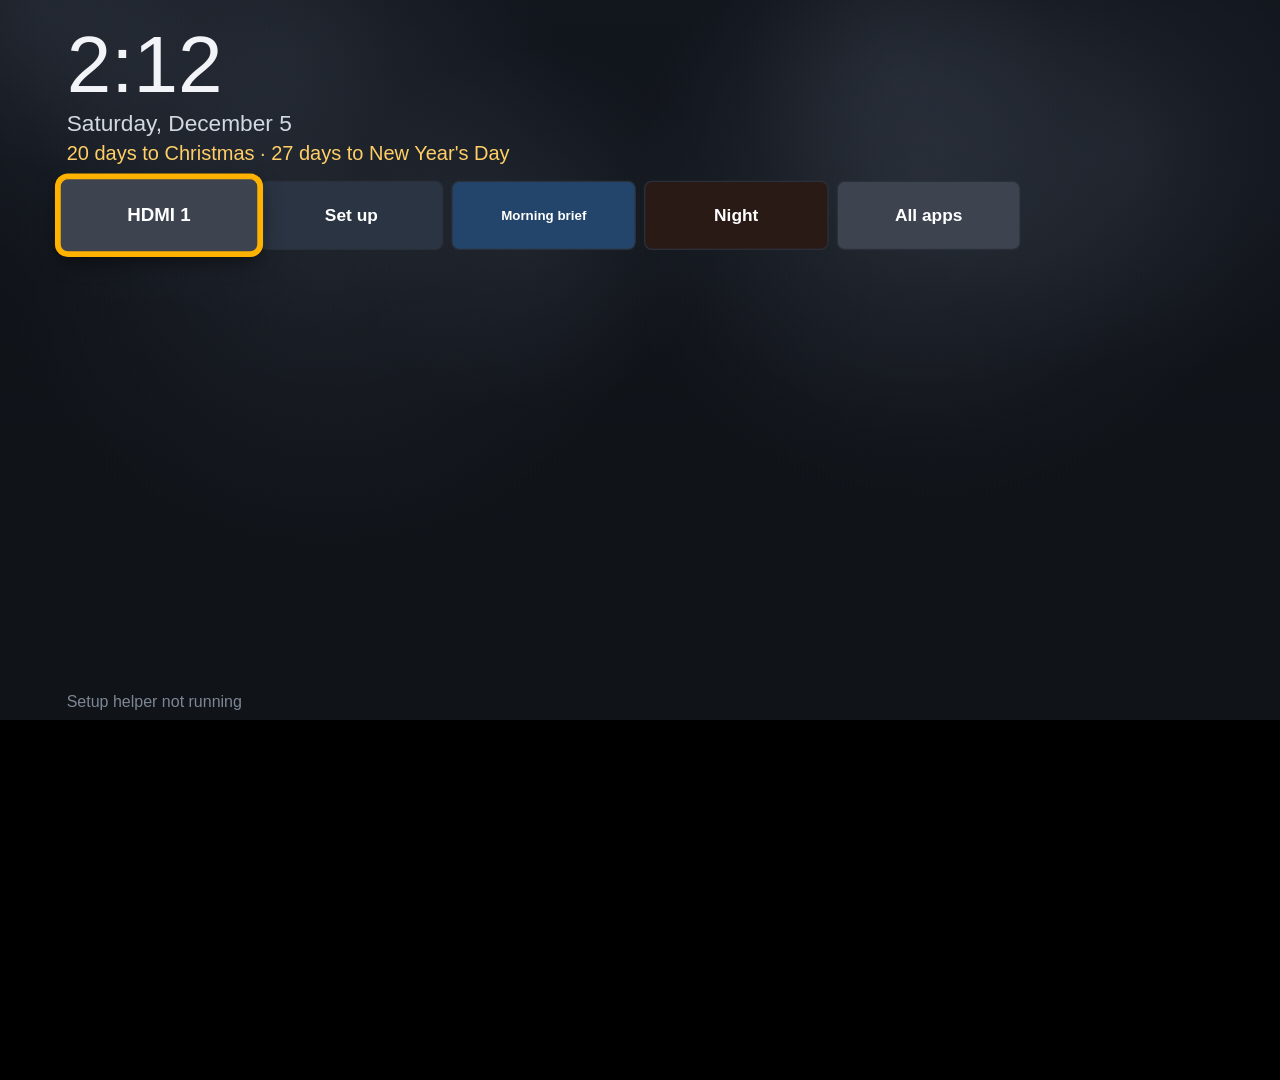
<file: app/index.html>
<!doctype html>
<html lang="en">
<head>
<meta charset="utf-8">
<title>TeleDash Pro</title>
<style>
  html { background: #101318; }
  html, body { margin: 0; width: 1920px; height: 1080px; overflow: hidden;
    color: #f2f4f7; font-family: "LG Smart UI", "Helvetica Neue", Arial, sans-serif; }
  #bg { position: absolute; left: 0; top: 0; z-index: -1; }
  #top { display: flex; justify-content: space-between; align-items: flex-end; padding: 36px 100px 0; }
  #clock { font-size: 120px; font-weight: 300; line-height: 1; }
  #date { font-size: 34px; color: #d3d9e2; margin-top: 10px; }
  #now { text-align: right; }
  #temp { font-size: 96px; font-weight: 300; line-height: 1; }
  #wx { font-size: 32px; color: #d3d9e2; margin-top: 10px; }
  /* Offline indicator: amber line under the weather, only present when there is something to say. */
  #net, #inet { color: #ffb300; }
  #net { font-size: 28px; margin-top: 10px; }
  #net:empty, #inet:empty { display: none; }
  #net::before, #inet::before { content: ""; display: inline-block; width: 16px; height: 16px;
    border-radius: 8px; background: #ffb300; margin-right: 12px; }

  #grid { display: grid; gap: 12px; padding: 24px 100px 0; }
  .tile { height: 104px; border-radius: 12px; display: flex; align-items: center; justify-content: center;
    font-size: 26px; font-weight: 600; color: #fff; box-sizing: border-box;
    border: 2px solid #2a303a; transition: transform .12s;
    text-align: center; padding: 0 8px; line-height: 1.15; overflow: hidden; }   /* long app names wrap */
  .tile img { width: 84px; height: 84px; }
  .tile.long { font-size: 20px; }
  .tile img { object-fit: contain; }
  .tile.focus { transform: scale(1.08); border-color: #ffb300;
    box-shadow: 0 0 0 6px #ffb300, 0 10px 30px rgba(0,0,0,.6); }

  #forecast { display: flex; padding: 28px 100px 0; }   /* no flex `gap`: the TV's browser engine predates it */
  .panel { background: rgba(16,19,24,0.72); border-radius: 16px; padding: 22px 26px; box-sizing: border-box; height: 372px; }
  #periods { width: 640px; }
  #days { flex: 1; margin-left: 28px; }
  .ptitle { font-size: 24px; color: #a9b1bd; text-transform: uppercase; letter-spacing: 2px; margin-bottom: 8px; }
  .prow { display: flex; margin-bottom: 14px; }
  .pcell { flex: 1; }
  .pcell .when { font-size: 24px; color: #a9b1bd; }
  .pcell .t { font-size: 50px; font-weight: 300; line-height: 1.15; }
  .pcell .s { font-size: 24px; }
  .pcell .p { font-size: 22px; color: #6fb7ff; }
  .pcell.past { opacity: .4; }
  /* Calendar rows (shown in the left panel in place of the Today/Tomorrow weather when a calendar is loaded). */
  .arow { display: flex; font-size: 26px; line-height: 38px; white-space: nowrap; }
  .arow .at { width: 172px; flex: none; color: #a9b1bd; }
  .arow .as { flex: 1; min-width: 0; overflow: hidden; text-overflow: ellipsis; }
  .arow.quiet { color: #a9b1bd; }
  .agap { margin-top: 12px; }
  #dayrow { display: flex; height: 290px; }
  .day { flex: 1; text-align: center; border-left: 1px solid #262c36; padding: 6px 4px 0; }
  .day:first-child { border-left: 0; }
  .day .d { font-size: 26px; font-weight: 600; }
  .day .n { font-size: 22px; color: #a9b1bd; }
  .day .hi { font-size: 44px; font-weight: 300; margin-top: 22px; line-height: 1.1; }
  .day .lo { font-size: 32px; color: #a9b1bd; }
  .day .s { font-size: 22px; margin-top: 18px; min-height: 54px; }
  .day .p { font-size: 22px; color: #6fb7ff; margin-top: 6px; }
  /* Idle view: dim time and weather on black, drifting so nothing sits still on the OLED. */
  #idle { display: none; position: absolute; left: 0; top: 0; width: 760px; opacity: .5;
    transition: transform 55s linear; }
  #iclock { font-size: 210px; font-weight: 200; line-height: 1; }
  #idate { font-size: 44px; margin-top: 8px; }
  #iwx { font-size: 44px; margin-top: 18px; color: #a9b1bd; }
  #inet { font-size: 36px; margin-top: 14px; }
  body.idle #top, body.idle #grid, body.idle #forecast, body.idle #status { display: none; }
  body.idle #idle { display: block; }
  /* Standby is watched in a dark bedroom: dark grey text, dimmed accents (all still at the 0.5 opacity above). */
  #idle { color: #6b7078; }
  #idate { color: #5a5f66; }
  #iwx { color: #4f545b; }
  #idle #icount { color: #6b5a33; }
  #idle #inet, #idle #ialert { color: #6b5420; }
  #idle #ialert.severe { color: #8a4040; }
  #idle #inet::before { background: #6b5420; }
  /* Night mode (Night tile or red button): far darker and lower contrast than standby, in a deep
     amber-red, thin clock, extras hidden. Rendered values about a third of standby's brightness. */
  body.night #idle { opacity: 1; color: #301509; }
  body.night #iclock { font-weight: 100; }
  body.night #idate, body.night #iwx { color: #22100a; }
  body.night #icount, body.night #inet { display: none; }
  body.night #ialert { color: #2e1410; }
  #status { position: absolute; left: 100px; bottom: 14px; font-size: 24px; color: #7d8794; }

  /* Countdown line under the date; air quality and weather warnings under the weather. */
  #count, #icount, #bcount { color: #ffcf66; }
  #count { font-size: 30px; margin-top: 8px; }
  #count:empty, #icount:empty, #bcount:empty, #aq:empty, #alert:empty, #ialert:empty, #balert:empty { display: none; }
  #aq { font-size: 32px; color: #a9b1bd; }
  #aq::before { content: "  ·  "; color: #d3d9e2; }
  #aq.warn, #aq.severe, #baq.warn { color: #ffb300; }
  #aq.severe, #baq.severe { color: #ff6b6b; }
  #alert, #ialert, #balert { color: #ffb300; font-size: 28px; margin-top: 8px; }
  #alert.severe, #ialert.severe, #balert.severe { color: #ff6b6b; font-weight: 600; }
  #alert::before, #ialert::before, #balert::before { content: "\26A0\FE0E  "; }
  #icount { font-size: 36px; margin-top: 14px; }
  #ialert { font-size: 36px; }

  /* Market strip, bottom right. */
  #market { position: absolute; right: 100px; bottom: 12px; font-size: 24px; color: #d3d9e2; white-space: nowrap; }
  #market .q { margin-left: 40px; }
  #market .ql { color: #8b95a3; margin-right: 10px; }
  #market .qv { margin-right: 10px; }
  #market .up { color: #4cd07d; }
  #market .down { color: #ff6b6b; }
  body.idle #market { display: none; }

  /* Morning brief: full brightness, big and readable from across the room. */
  #brief { display: none; padding: 70px 100px 0; }
  body.brief #top, body.brief #grid, body.brief #forecast, body.brief #status { display: none; }
  body.brief #brief { display: flex; }
  #bleft { width: 860px; flex: none; }
  #bclock { font-size: 220px; font-weight: 200; line-height: 1; }
  #bdate { font-size: 52px; margin-top: 10px; }
  #bcount { font-size: 38px; margin-top: 12px; }
  #bnow { font-size: 56px; font-weight: 300; margin-top: 40px; }
  #baq { font-size: 32px; color: #a9b1bd; margin-top: 10px; }
  #baq:empty { display: none; }
  #balert { font-size: 36px; }
  #bperiods { margin-top: 30px; height: auto; }
  #bright { flex: 1; margin-left: 60px; height: 880px; }
  #bright .arow { font-size: 34px; line-height: 54px; }
  #bright .arow .at { width: 210px; }
  #bright .ptitle { font-size: 28px; }
  /* Setup overlay (Set up tile, 0 or blue key) and the one-time helper install question. */
  #setup { display: none; position: absolute; left: 0; top: 0; width: 1920px; height: 1080px; z-index: 10;
    background: rgba(8,10,14,0.96); }
  body.setup #setup { display: flex; align-items: center; justify-content: center; }
  #sqr { width: 420px; height: 420px; flex: none; margin-right: 80px; border-radius: 16px; overflow: hidden; background: #fff; }
  #sqr:empty { display: none; }
  #sqr svg { display: block; width: 420px; height: 420px; }
  #stext { width: 980px; }
  #stitle { font-size: 64px; font-weight: 300; line-height: 1.1; }
  #smsg { font-size: 36px; color: #d3d9e2; margin-top: 26px; line-height: 1.35; }
  #surl { font-size: 34px; color: #ffcf66; margin-top: 30px; font-family: Menlo, Consolas, monospace; word-break: break-all; }
  #scode { font-size: 44px; margin-top: 18px; letter-spacing: 4px; }
  #sbtns { margin-top: 44px; }
  #sfoot { font-size: 26px; color: #7d8794; margin-top: 40px; }
  #surl:empty, #scode:empty, #sbtns:empty, #sfoot:empty { display: none; }
  .btn { display: inline-block; font-size: 36px; padding: 18px 54px; margin-right: 28px; border-radius: 14px;
    background: #232a35; border: 2px solid #2a303a; }
  .btn.focus { border-color: #ffb300; box-shadow: 0 0 0 6px #ffb300; }

  /* Music view (Music tile or yellow key): Spotify full screen. #mviz is the visualizer's canvas;
     #mover (artwork, title, controls, library) fades and drifts so nothing sits still on the OLED.
     Two looks share one layout: the plain one below, and #music.retro (settings.music.skin). */
  #music { display: none; position: absolute; left: 0; top: 0; width: 1920px; height: 1080px; z-index: 5; background: #000; }
  body.music #music { display: block; }
  body.music #top, body.music #grid, body.music #forecast, body.music #status, body.music #market, body.music #bg { display: none; }
  #mviz { position: absolute; left: 0; top: 0; }
  #mover { position: absolute; left: 0; top: 0; width: 1920px; height: 1080px; }
  #mwin { position: absolute; left: 100px; bottom: 80px; width: 1720px; text-shadow: 0 2px 14px rgba(0,0,0,.85); }
  .mwbar { display: none; }
  #mbody { display: grid; grid-template-columns: 400px 1fr; grid-column-gap: 56px; align-items: end; }
  #mart { grid-column: 1; grid-row: 1 / span 4; width: 400px; height: 400px; border-radius: 14px; overflow: hidden; background: #171b22; }
  #martimg { display: block; width: 100%; height: 100%; object-fit: cover; }
  #mlcd, #mseek, #mctl, #mstat { grid-column: 2; min-width: 0; }
  #mlcdtop { display: none; }
  #mtitle, #martist, #malbum { white-space: nowrap; overflow: hidden; text-overflow: ellipsis; }
  #mtitle { font-size: 68px; font-weight: 300; line-height: 1.15; }
  #mtitle span { display: inline-block; }
  #martist { font-size: 40px; color: #d3d9e2; margin-top: 8px; }
  #malbum { font-size: 30px; color: #8b95a3; margin-top: 6px; }
  #mseek { display: flex; align-items: center; margin-top: 30px; }
  #mpos, #mdur { flex: none; width: 96px; font-size: 26px; color: #8b95a3; }
  #mdur { text-align: right; }
  #mbar { flex: 1; height: 8px; border-radius: 4px; background: #2a303a; overflow: hidden; }
  #mfill { height: 100%; width: 0; background: #f2f4f7; }
  #mctl { margin-top: 18px; white-space: nowrap; height: 96px; }
  .mbtn { display: inline-flex; align-items: center; justify-content: center; vertical-align: top; min-width: 88px; height: 88px;
    padding: 0 16px; margin: 4px 14px 4px 0; box-sizing: border-box; border-radius: 44px; border: 2px solid #2a303a;
    background: rgba(35,42,53,.85); color: #f2f4f7; font-size: 28px; font-weight: 600; text-shadow: none; }
  .mbtn.focus { border-color: #ffb300; box-shadow: 0 0 0 5px #ffb300; }
  .mbtn.on { color: #4cd07d; }
  .mbtn.fill svg path { fill: currentColor; }
  .mbtn.hide { display: none; }
  #music #mctl .mbtn:last-child { margin-right: 0; }
  .mbtn[data-one="1"]::after { content: "1"; font-size: 22px; margin-left: 2px; }
  #mstat { margin-top: 12px; min-height: 34px; }
  #mdev { display: block; font-size: 26px; color: #8b95a3; }
  #mmsg { display: block; font-size: 30px; color: #ffcf66; margin-top: 8px; line-height: 1.3; }
  #mmsg:empty { display: none; }
  /* A short note for the colour buttons, shown without bringing the player back. */
  #mtoast { position: absolute; left: 64px; top: 52px; max-width: 1400px; padding: 14px 26px; border-radius: 10px; background: rgba(0,0,0,.72);
    color: #fff; font-size: 32px; opacity: 0; transition: opacity .5s ease; }
  #mtoast.on { opacity: 1; transition: opacity .15s ease; }
  /* Library: a panel on the right; the controls step aside while it is open. */
  #mlib { display: none; position: absolute; right: 0; top: 0; width: 820px; height: 1080px; box-sizing: border-box;
    padding: 56px 50px 0; background: rgba(8,10,14,.95); }
  body.mlib #mlib { display: block; }
  body.mlib #mwin { width: 900px; }
  body.mlib #mctl, body.mlib #mdev { visibility: hidden; }
  #mlib .mwbar { display: block; font-size: 46px; font-weight: 300; margin-bottom: 22px; white-space: nowrap; overflow: hidden; text-overflow: ellipsis; }
  #mlibwin { height: 864px; overflow: hidden; }
  #mlist { transition: transform .15s; }
  .mrow { display: flex; align-items: center; height: 88px; margin-bottom: 8px; padding: 0 16px; box-sizing: border-box;
    border-radius: 12px; border: 2px solid transparent; font-size: 30px; }
  .mrow.focus { border-color: #ffb300; background: #232a35; }
  .mrow.quiet { color: #8b95a3; }
  .mthumb { width: 68px; height: 68px; flex: none; margin-right: 20px; border-radius: 8px; background: #232a35; object-fit: cover; }
  .mtext { flex: 1; min-width: 0; }
  .mt, .ms { white-space: nowrap; overflow: hidden; text-overflow: ellipsis; }
  .ms { font-size: 22px; color: #8b95a3; margin-top: 2px; }
  #mlibfoot { font-size: 22px; color: #7d8794; margin-top: 14px; }

  /* The slim look: one strip along the bottom, so the visualizer keeps the screen. */
  #music.slim #mwin { left: 60px; bottom: 44px; width: 1800px; box-sizing: border-box; padding: 14px 22px;
    background: rgba(10,12,16,.74); border-radius: 18px; text-shadow: none; }
  #music.slim #mbody { grid-template-columns: 104px 430px 1fr; grid-column-gap: 22px; align-items: center; }
  #music.slim #mart { grid-row: 1 / span 2; width: 104px; height: 104px; border-radius: 10px; }
  #music.slim #mlcd { grid-column: 2; grid-row: 1 / span 2; }
  #music.slim #mtitle { font-size: 34px; font-weight: 600; }
  #music.slim #martist { font-size: 26px; margin-top: 2px; }
  #music.slim #malbum { display: none; }
  #music.slim #mctl { grid-column: 3; grid-row: 1; margin-top: 0; height: 68px; }
  #music.slim .mbtn { min-width: 64px; height: 60px; margin: 4px 8px 4px 0; padding: 0 12px; font-size: 22px; border-radius: 30px; }
  #music.slim .mbtn svg { width: 32px; height: 32px; }
  #music.slim .mbtn.focus { box-shadow: 0 0 0 4px #ffb300; }
  #music.slim #mseek { grid-column: 3; grid-row: 2; margin-top: 4px; }
  #music.slim #mpos, #music.slim #mdur { width: 74px; font-size: 22px; }
  #music.slim #mbar { height: 6px; }
  #music.slim #mstat { grid-column: 1 / span 3; margin-top: 0; min-height: 0; }
  #music.slim #mdev { display: none; }
  #music.slim #mmsg { font-size: 24px; margin-top: 8px; }
  body.mlib #music.slim #mwin { width: 1010px; }

  /* The retro look: a late-90s desktop player. Silver bevelled windows, a navy title bar, a black
     LCD with a segment clock, buttons that press in. Square corners and 3px bevels throughout. */
  #music.retro { font-family: Tahoma, "MS Sans Serif", "Helvetica Neue", Arial, sans-serif; }
  #music.retro #mwin, #music.retro #mlib { background: #c0c0c0; color: #000; text-shadow: none; box-sizing: border-box; padding: 9px;
    border: 3px solid; border-color: #fff #000 #000 #fff;
    box-shadow: inset -3px -3px 0 #808080, inset 3px 3px 0 #dfdfdf, 0 20px 70px rgba(0,0,0,.75); }
  #music.retro #mwin { left: 50px; width: 1240px; }
  #music.retro .mwbar { display: flex; align-items: center; justify-content: space-between; height: 54px; margin: 0;
    padding: 0 7px 0 16px; background: linear-gradient(90deg, #000080, #1084d0); color: #fff;
    font-size: 30px; font-weight: 700; letter-spacing: .5px; white-space: nowrap; overflow: hidden; }
  .mwx { display: none; }
  #music.retro .mwx { display: flex; align-items: center; justify-content: center; flex: none; width: 46px; height: 40px;
    background: #c0c0c0; color: #000; border: 3px solid; border-color: #fff #000 #000 #fff; box-sizing: border-box;
    box-shadow: inset -2px -2px 0 #808080; }
  .mwx svg { width: 26px; height: 26px; }
  #music.retro #mbody { grid-template-columns: 300px 1fr; grid-column-gap: 16px; align-items: stretch; padding: 14px 10px 6px; }
  #music.retro #mart { grid-row: 1; width: 300px; height: 300px; border-radius: 0; background: #000; box-sizing: border-box;
    border: 3px solid; border-color: #808080 #fff #fff #808080; box-shadow: inset 3px 3px 0 #000; padding: 3px; }
  #music.retro #mlcd { grid-row: 1; background: #030803; color: #3cff70; box-sizing: border-box; padding: 18px 24px 0; overflow: hidden;
    border: 3px solid; border-color: #808080 #fff #fff #808080; box-shadow: inset 3px 3px 0 #000;
    font-family: "Courier New", Menlo, Consolas, monospace; }
  #music.retro #mlcdtop { display: flex; justify-content: space-between; align-items: flex-start; }
  #mclock { display: block; }
  #mflags span { display: block; text-align: right; font-size: 22px; font-weight: 700; letter-spacing: 4px; line-height: 34px; color: #0c3318; }
  #mflags span.on { color: #3cff70; text-shadow: 0 0 10px rgba(60,255,112,.7); }
  #music.retro #mtitle { font-size: 42px; font-weight: 700; line-height: 1.2; margin-top: 16px; text-overflow: clip;
    color: #3cff70; text-shadow: 0 0 10px rgba(60,255,112,.55); }
  #music.retro #mtitle.scroll span { padding-left: 100%; animation: mmarq 14s linear infinite; }
  @keyframes mmarq { from { transform: translateX(0); } to { transform: translateX(-100%); } }
  #music.retro #martist { font-size: 30px; font-weight: 700; color: #2bbf55; margin-top: 6px; }
  #music.retro #malbum { font-size: 26px; color: #1c8a3c; margin-top: 2px; }
  #music.retro #mseek, #music.retro #mctl, #music.retro #mstat { grid-column: 1 / span 2; }
  #music.retro #mseek { margin-top: 14px; }
  #music.retro #mpos, #music.retro #mdur { color: #000; font-weight: 700; }
  #music.retro #mbar { height: 34px; border-radius: 0; background: #fff; box-sizing: border-box; padding: 3px;
    border: 3px solid; border-color: #808080 #fff #fff #808080; box-shadow: inset 2px 2px 0 #000; }
  #music.retro #mfill { background: repeating-linear-gradient(90deg, #000080 0, #000080 18px, transparent 18px, transparent 22px); }
  #music.retro #mctl { margin-top: 10px; height: 82px; }
  #music.retro .mbtn { min-width: 90px; height: 74px; margin: 4px 8px 4px 0; border-radius: 0; background: #c0c0c0; color: #000;
    font-size: 26px; font-weight: 700; border: 3px solid; border-color: #fff #000 #000 #fff;
    box-shadow: inset -3px -3px 0 #808080, inset 3px 3px 0 #dfdfdf; }
  #music.retro .mbtn.on { background: #d4d4d4; color: #000080; border-color: #000 #fff #fff #000; box-shadow: inset 3px 3px 0 #808080; }
  #music.retro .mbtn.focus { background: #000080; color: #fff; outline: 2px dotted #fff; outline-offset: -11px; }
  #music.retro #mstat { display: flex; margin-top: 8px; min-height: 0; }
  #music.retro #mdev, #music.retro #mmsg { display: block; box-sizing: border-box; min-height: 44px; margin: 0; padding: 6px 12px;
    font-size: 24px; line-height: 28px; color: #000; border: 2px solid; border-color: #808080 #fff #fff #808080; }
  #music.retro #mdev { flex: none; min-width: 300px; white-space: nowrap; }
  #music.retro #mmsg { flex: 1; margin-left: 6px; color: #800000; font-weight: 700; }
  #music.retro #mmsg:empty { display: block; }
  /* The library is a second window, beside the player. */
  #music.retro #mlib { right: 40px; top: 26px; width: 580px; height: 1028px; }
  #music.retro .mrow { font-size: 28px; }
  body.mlib #music.retro #mwin { width: 1240px; }
  body.mlib #music.retro #mctl, body.mlib #music.retro #mdev { visibility: visible; }
  #music.retro #mlibwin { margin-top: 10px; background: #000; box-sizing: content-box;
    border: 3px solid; border-color: #808080 #fff #fff #808080; }
  #music.retro .mrow { height: 96px; margin: 0; border: 0; border-radius: 0; color: #3cff70; font-weight: 700; }
  #music.retro .mrow.focus { background: #000080; color: #fff; }
  #music.retro .mrow.quiet { color: #1c8a3c; }
  #music.retro .mthumb { border-radius: 0; background: #0c3318; }
  #music.retro .ms { color: #1c8a3c; font-weight: 400; }
  #music.retro .mrow.focus .ms { color: #b9c6ff; }
  #music.retro #mlibfoot { margin-top: 8px; padding: 6px 12px; font-size: 22px; color: #000;
    border: 2px solid; border-color: #808080 #fff #fff #808080; }
</style>
</head>
<body>
  <canvas id="bg" width="1920" height="1080"></canvas>
  <div id="top">
    <div><div id="clock">--:--</div><div id="date"></div><div id="count"></div></div>
    <div id="now"><div id="temp"></div><div><span id="wx"></span><span id="aq"></span></div><div id="alert"></div><div id="net"></div></div>
  </div>
  <div id="grid"></div>
  <div id="forecast">
    <div class="panel" id="periods"></div>
    <div class="panel" id="days"><div class="ptitle">Next 10 days</div><div id="dayrow"></div></div>
  </div>
  <div id="idle"><div id="iclock"></div><div id="idate"></div><div id="icount"></div><div id="iwx"></div><div id="ialert"></div><div id="inet"></div></div>
  <div id="brief">
    <div id="bleft">
      <div id="bclock"></div><div id="bdate"></div><div id="bcount"></div>
      <div id="bnow"></div><div id="baq"></div><div id="balert"></div>
      <div class="panel prow" id="bperiods"></div>
    </div>
    <div class="panel" id="bright"><div id="bagenda"></div></div>
  </div>
  <div id="status"></div>
  <div id="market"></div>
  <div id="setup"><div id="sqr"></div><div id="stext"><div id="stitle"></div><div id="smsg"></div><div id="surl"></div><div id="scode"></div><div id="sbtns"></div><div id="sfoot"></div></div></div>
  <div id="music">
    <canvas id="mviz" width="1920" height="1080"></canvas>
    <div id="mover">
      <div id="mwin">
        <div class="mwbar"><span id="mwtitle">Music</span><span id="mclose" class="mwx"></span></div>
        <div id="mbody">
          <div id="mart"><img id="martimg" alt=""></div>
          <div id="mlcd">
            <div id="mlcdtop"><canvas id="mclock" width="340" height="112"></canvas>
              <div id="mflags"><span id="fshuffle">SHUFFLE</span><span id="frepeat">REPEAT</span><span id="flike">LIKED</span></div></div>
            <div id="mtitle"><span></span></div><div id="martist"></div><div id="malbum"></div>
          </div>
          <div id="mseek"><span id="mpos"></span><div id="mbar"><div id="mfill"></div></div><span id="mdur"></span></div>
          <div id="mctl"></div>
          <div id="mstat"><span id="mdev"></span><span id="mmsg"></span></div>
        </div>
      </div>
      <div id="mlib"><div class="mwbar"><span id="mlibtitle"></span></div><div id="mlibwin"><div id="mlist"></div></div><div id="mlibfoot"></div></div>
    </div>
    <div id="mtoast"></div>
  </div>
  <script src="config.js"></script>
  <script src="helpers.js"></script>
  <script src="settings.js"></script>
  <script src="calendar.js"></script>
  <script src="countdown.js"></script>
  <script src="usage.js"></script>
  <script src="qr.js"></script>
  <script src="bg.js"></script>
  <script src="viz.js"></script>
  <script src="player.js"></script>
  <script src="music.js"></script>
  <script src="app.js"></script>
</body>
</html>
</file>
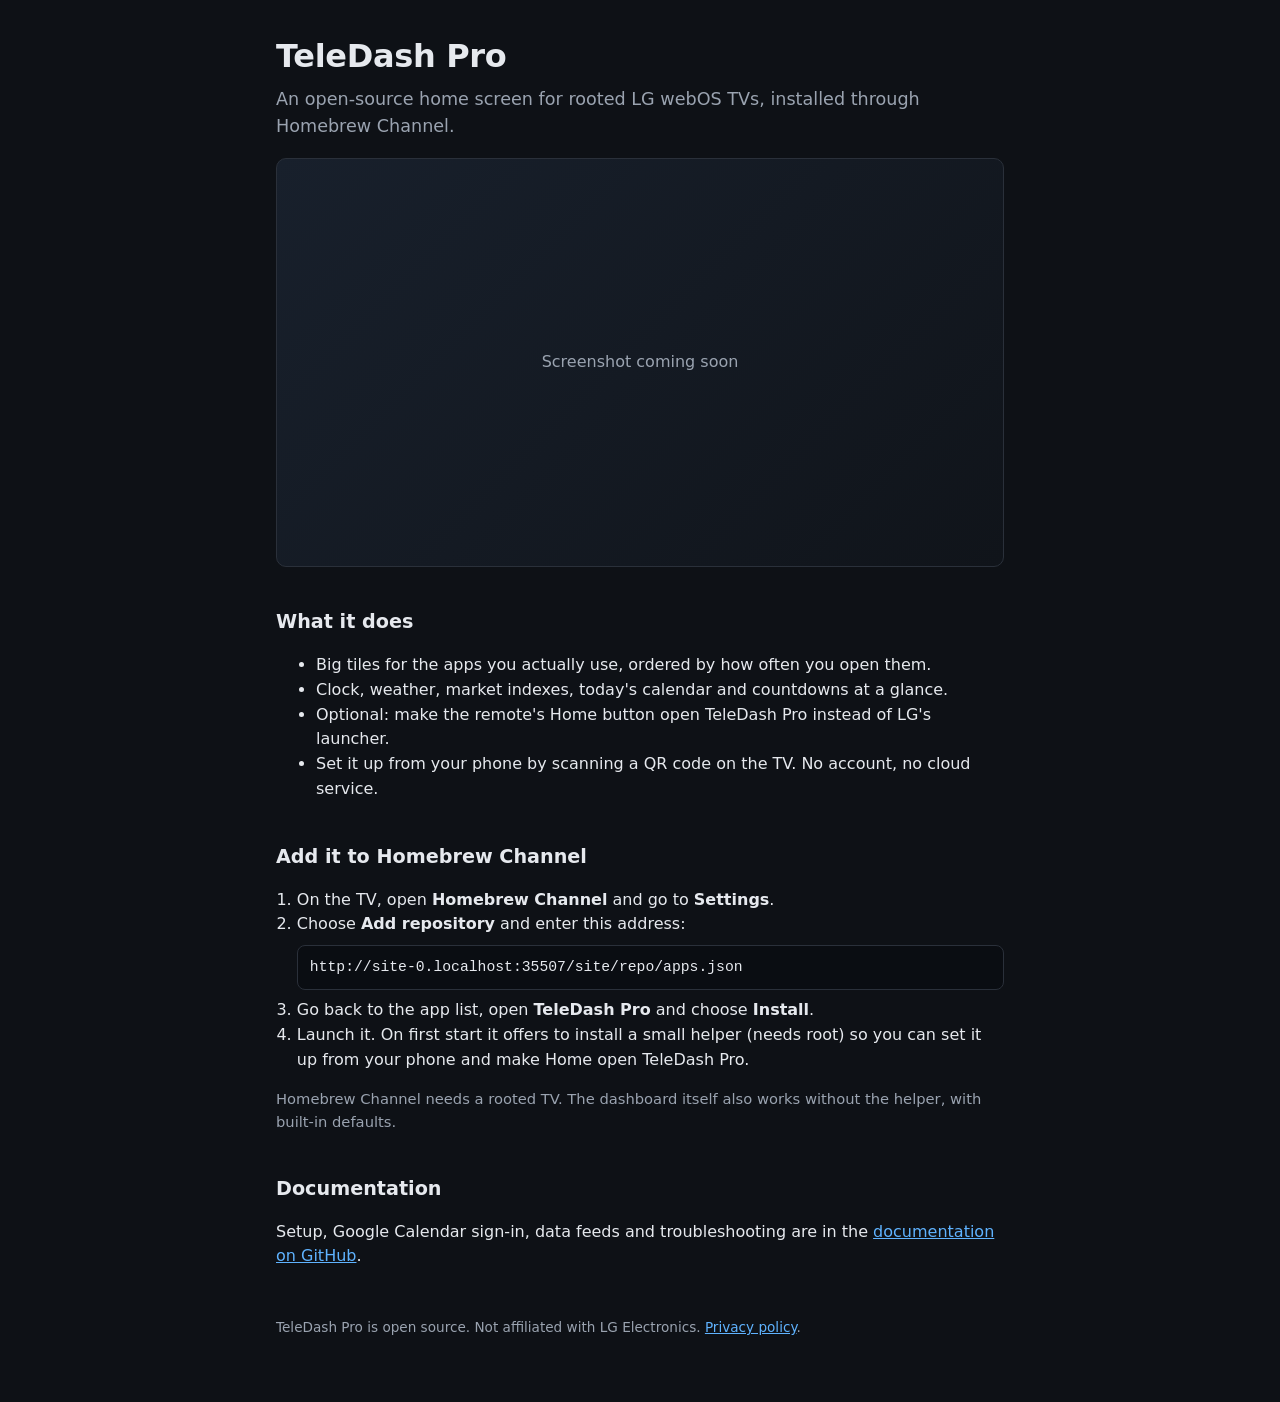
<file: site/index.html>
<!doctype html>
<html lang="en">
<head>
<meta charset="utf-8">
<meta name="viewport" content="width=device-width, initial-scale=1">
<meta http-equiv="Content-Security-Policy" content="default-src 'none'; script-src 'self'; style-src 'self'; img-src 'self'; base-uri 'none'; form-action 'none'">
<title>TeleDash Pro</title>
<meta name="description" content="An open-source home screen for rooted LG webOS TVs.">
<link rel="stylesheet" href="style.css">
</head>
<body>
<main>
  <h1>TeleDash Pro</h1>
  <p class="lead">An open-source home screen for rooted LG webOS TVs, installed through Homebrew Channel.</p>

  <div class="card shot" role="img" aria-label="Screenshot placeholder">Screenshot coming soon</div>

  <h2>What it does</h2>
  <ul>
    <li>Big tiles for the apps you actually use, ordered by how often you open them.</li>
    <li>Clock, weather, market indexes, today's calendar and countdowns at a glance.</li>
    <li>Optional: make the remote's Home button open TeleDash Pro instead of LG's launcher.</li>
    <li>Set it up from your phone by scanning a QR code on the TV. No account, no cloud service.</li>
  </ul>

  <h2>Add it to Homebrew Channel</h2>
  <ol>
    <li>On the TV, open <strong>Homebrew Channel</strong> and go to <strong>Settings</strong>.</li>
    <li>Choose <strong>Add repository</strong> and enter this address:
      <span class="url" id="repo-url">https://&lt;owner&gt;.github.io/&lt;repo&gt;/repo/apps.json</span>
    </li>
    <li>Go back to the app list, open <strong>TeleDash Pro</strong> and choose <strong>Install</strong>.</li>
    <li>Launch it. On first start it offers to install a small helper (needs root) so you can
      set it up from your phone and make Home open TeleDash Pro.</li>
  </ol>
  <p class="muted">Homebrew Channel needs a rooted TV. The dashboard itself also works without the
    helper, with built-in defaults.</p>

  <h2>Documentation</h2>
  <p>Setup, Google Calendar sign-in, data feeds and troubleshooting are in the
    <a id="docs-link" href="https://github.com/">documentation on GitHub</a>.</p>

  <footer>TeleDash Pro is open source. Not affiliated with LG Electronics. <a href="privacy/">Privacy policy</a>.</footer>
</main>
<script src="site.js"></script>
</body>
</html>
</file>
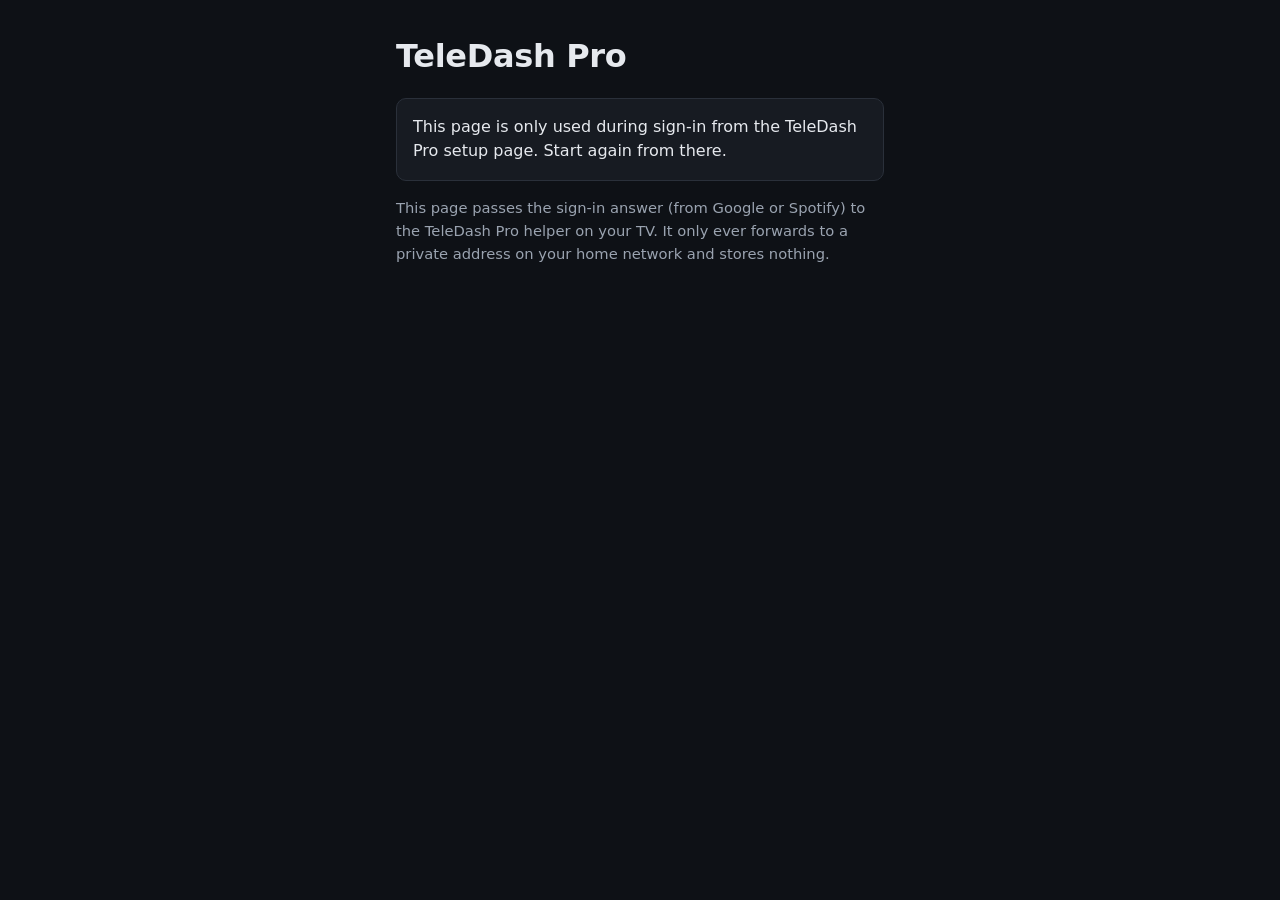
<file: site/oauth/index.html>
<!doctype html>
<html lang="en">
<head>
<meta charset="utf-8">
<meta name="viewport" content="width=device-width, initial-scale=1">
<!-- Only our own script and stylesheet; the sign-in code never leaves for anywhere but the TV. -->
<meta http-equiv="Content-Security-Policy" content="default-src 'none'; script-src 'self'; style-src 'self'; img-src 'self'; base-uri 'none'; form-action 'none'">
<meta name="referrer" content="no-referrer">
<meta name="robots" content="noindex">
<title>TeleDash Pro sign-in</title>
<link rel="stylesheet" href="../style.css">
</head>
<body id="td-oauth">
<main class="narrow">
  <h1>TeleDash Pro</h1>
  <p class="card" id="status">Checking the sign-in...</p>
  <a class="button hidden" id="setup" href="#">Back to setup</a>
  <noscript><p class="card">This page needs JavaScript to hand the sign-in back to your TV.</p></noscript>
  <p class="muted">This page passes the sign-in answer (from Google or Spotify) to the TeleDash Pro helper on your TV. It only ever
    forwards to a private address on your home network and stores nothing.</p>
</main>
<script src="validate.js"></script>
</body>
</html>
</file>
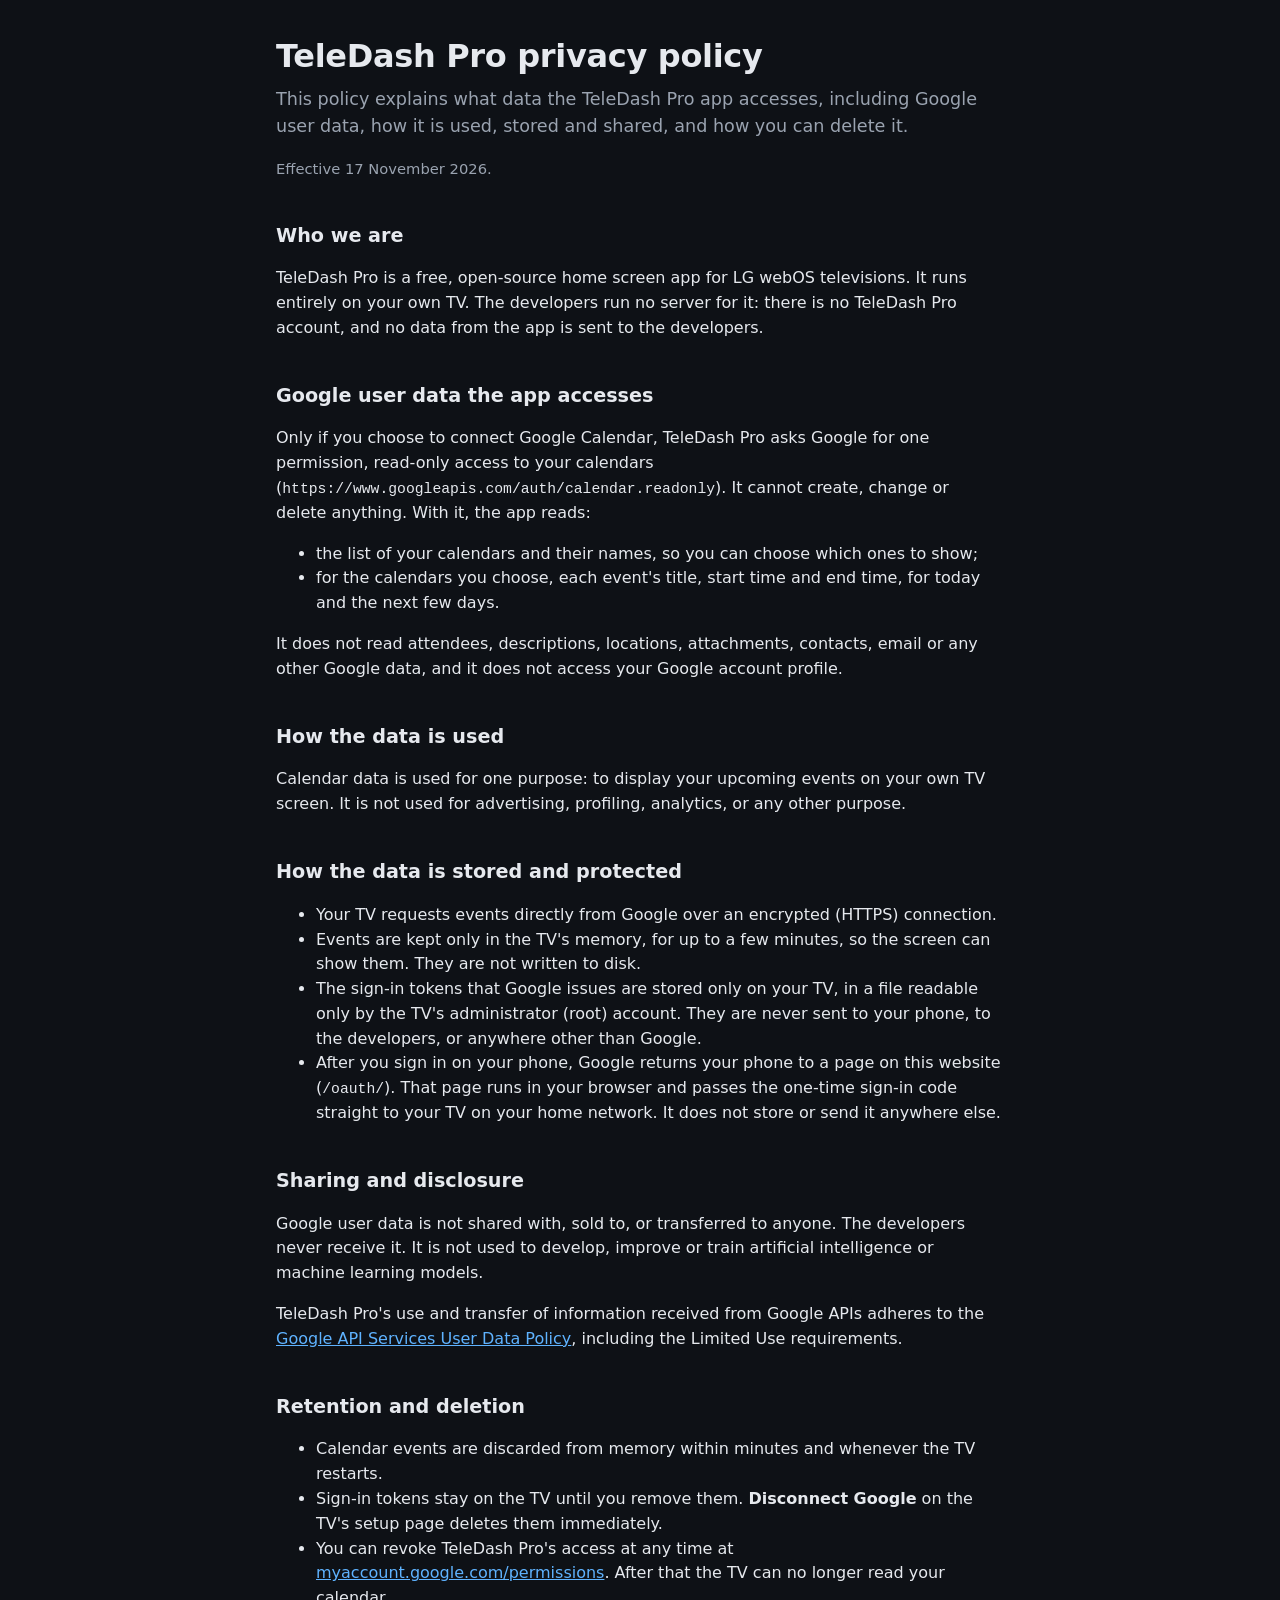
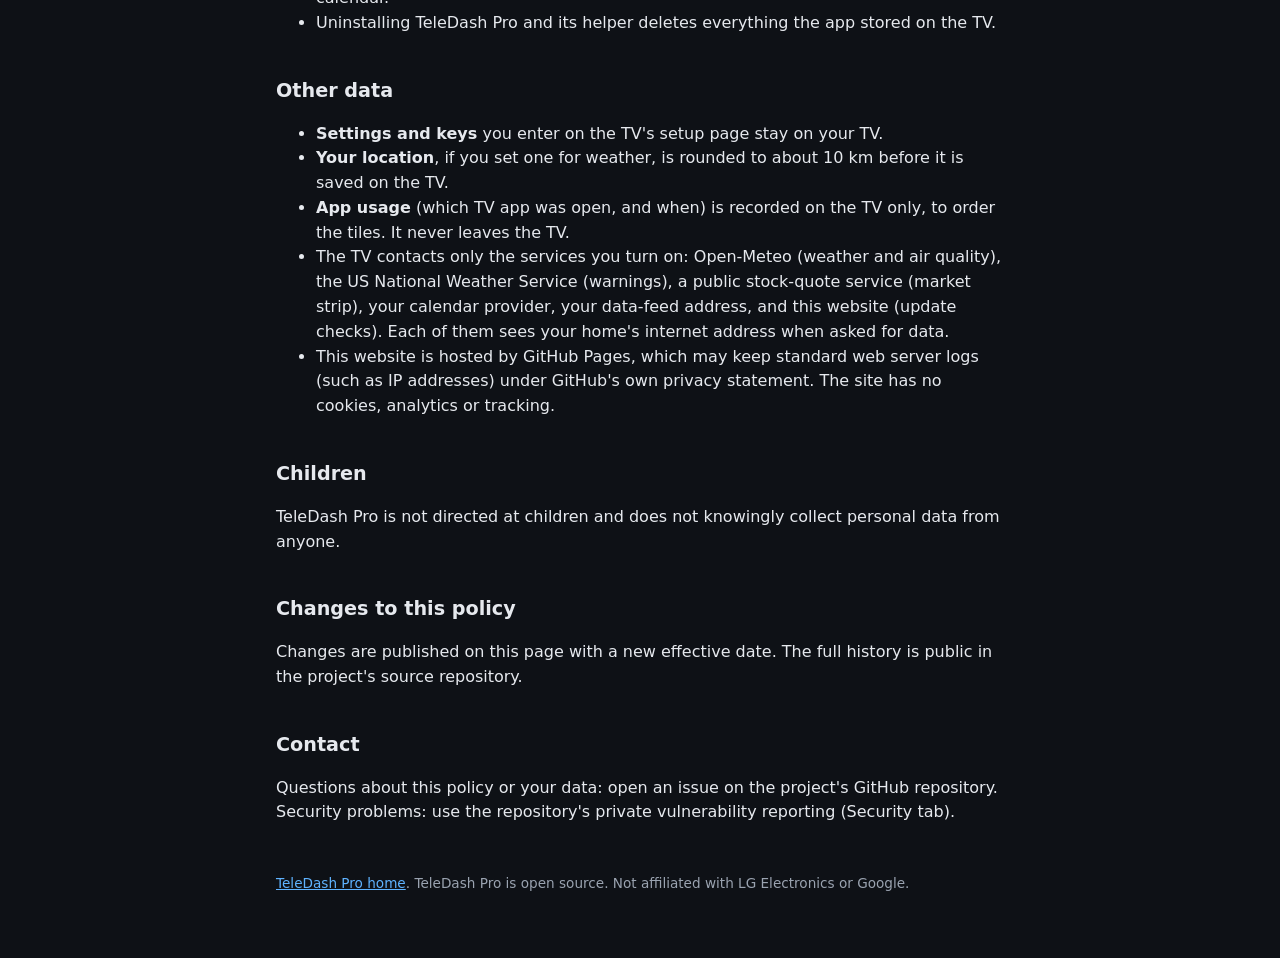
<file: site/privacy/index.html>
<!doctype html>
<html lang="en">
<head>
<meta charset="utf-8">
<meta name="viewport" content="width=device-width, initial-scale=1">
<meta http-equiv="Content-Security-Policy" content="default-src 'none'; style-src 'self'; img-src 'self'; base-uri 'none'; form-action 'none'">
<title>TeleDash Pro privacy policy</title>
<meta name="description" content="What data TeleDash Pro accesses, including Google Calendar data, how it is used, stored and deleted.">
<link rel="stylesheet" href="../style.css">
</head>
<body>
<main>
  <h1>TeleDash Pro privacy policy</h1>
  <p class="lead">This policy explains what data the TeleDash Pro app accesses, including Google
    user data, how it is used, stored and shared, and how you can delete it.</p>
  <p class="muted">Effective 17 November 2026.</p>

  <h2>Who we are</h2>
  <p>TeleDash Pro is a free, open-source home screen app for LG webOS televisions. It runs
    entirely on your own TV. The developers run no server for it: there is no TeleDash Pro
    account, and no data from the app is sent to the developers.</p>

  <h2>Google user data the app accesses</h2>
  <p>Only if you choose to connect Google Calendar, TeleDash Pro asks Google for one permission,
    read-only access to your calendars
    (<code>https://www.googleapis.com/auth/calendar.readonly</code>). It cannot create, change or
    delete anything. With it, the app reads:</p>
  <ul>
    <li>the list of your calendars and their names, so you can choose which ones to show;</li>
    <li>for the calendars you choose, each event's title, start time and end time, for today and
      the next few days.</li>
  </ul>
  <p>It does not read attendees, descriptions, locations, attachments, contacts, email or any
    other Google data, and it does not access your Google account profile.</p>

  <h2>How the data is used</h2>
  <p>Calendar data is used for one purpose: to display your upcoming events on your own TV
    screen. It is not used for advertising, profiling, analytics, or any other purpose.</p>

  <h2>How the data is stored and protected</h2>
  <ul>
    <li>Your TV requests events directly from Google over an encrypted (HTTPS) connection.</li>
    <li>Events are kept only in the TV's memory, for up to a few minutes, so the screen can show
      them. They are not written to disk.</li>
    <li>The sign-in tokens that Google issues are stored only on your TV, in a file readable only
      by the TV's administrator (root) account. They are never sent to your phone, to the
      developers, or anywhere other than Google.</li>
    <li>After you sign in on your phone, Google returns your phone to a page on this website
      (<code>/oauth/</code>). That page runs in your browser and passes the one-time sign-in code
      straight to your TV on your home network. It does not store or send it anywhere else.</li>
  </ul>

  <h2>Sharing and disclosure</h2>
  <p>Google user data is not shared with, sold to, or transferred to anyone. The developers never
    receive it. It is not used to develop, improve or train artificial intelligence or machine
    learning models.</p>
  <p>TeleDash Pro's use and transfer of information received from Google APIs adheres to the
    <a href="https://developers.google.com/terms/api-services-user-data-policy">Google API
    Services User Data Policy</a>, including the Limited Use requirements.</p>

  <h2>Retention and deletion</h2>
  <ul>
    <li>Calendar events are discarded from memory within minutes and whenever the TV restarts.</li>
    <li>Sign-in tokens stay on the TV until you remove them. <strong>Disconnect Google</strong> on
      the TV's setup page deletes them immediately.</li>
    <li>You can revoke TeleDash Pro's access at any time at
      <a href="https://myaccount.google.com/permissions">myaccount.google.com/permissions</a>.
      After that the TV can no longer read your calendar.</li>
    <li>Uninstalling TeleDash Pro and its helper deletes everything the app stored on the TV.</li>
  </ul>

  <h2>Other data</h2>
  <ul>
    <li><strong>Settings and keys</strong> you enter on the TV's setup page stay on your TV.</li>
    <li><strong>Your location</strong>, if you set one for weather, is rounded to about 10 km
      before it is saved on the TV.</li>
    <li><strong>App usage</strong> (which TV app was open, and when) is recorded on the TV only,
      to order the tiles. It never leaves the TV.</li>
    <li>The TV contacts only the services you turn on: Open-Meteo (weather and air quality), the
      US National Weather Service (warnings), a public stock-quote service (market strip), your
      calendar provider, your data-feed address, and this website (update checks). Each of them
      sees your home's internet address when asked for data.</li>
    <li>This website is hosted by GitHub Pages, which may keep standard web server logs (such as
      IP addresses) under GitHub's own privacy statement. The site has no cookies, analytics or
      tracking.</li>
  </ul>

  <h2>Children</h2>
  <p>TeleDash Pro is not directed at children and does not knowingly collect personal data from
    anyone.</p>

  <h2>Changes to this policy</h2>
  <p>Changes are published on this page with a new effective date. The full history is public in
    the project's source repository.</p>

  <h2>Contact</h2>
  <p>Questions about this policy or your data: open an issue on the project's GitHub repository.
    Security problems: use the repository's private vulnerability reporting (Security tab).</p>

  <footer><a href="../">TeleDash Pro home</a>. TeleDash Pro is open source. Not affiliated with LG
    Electronics or Google.</footer>
</main>
</body>
</html>
</file>
<file: site/style.css>
/* TeleDash Pro project site: one small dark stylesheet shared by every page. */
:root {
  --bg: #0e1116;
  --panel: #171b22;
  --line: #2a303a;
  --text: #e6e9ee;
  --muted: #9aa3b0;
  --accent: #5fb3ff;
}
* { box-sizing: border-box; }
html { color-scheme: dark; }
body {
  margin: 0;
  background: var(--bg);
  color: var(--text);
  font: 16px/1.55 system-ui, -apple-system, "Segoe UI", Roboto, sans-serif;
}
main { max-width: 760px; margin: 0 auto; padding: 32px 16px 64px; }
main.narrow { max-width: 520px; }
h1 { font-size: 2rem; margin: 0 0 4px; letter-spacing: -0.01em; }
h2 { font-size: 1.2rem; margin: 40px 0 8px; }
p, li { color: var(--text); }
a { color: var(--accent); }
.muted { color: var(--muted); font-size: 0.92rem; }
.lead { color: var(--muted); font-size: 1.1rem; margin-top: 0; }
.card {
  background: var(--panel);
  border: 1px solid var(--line);
  border-radius: 10px;
  padding: 16px;
}
.shot {
  aspect-ratio: 16 / 9;
  display: flex;
  align-items: center;
  justify-content: center;
  color: var(--muted);
  background: linear-gradient(135deg, #18202c, #10141a);
}
code, .url {
  font-family: ui-monospace, SFMono-Regular, Menlo, Consolas, monospace;
  font-size: 0.92em;
  overflow-wrap: anywhere;   /* long URLs must not widen the page on phones */
}
.url {
  display: block;
  margin: 8px 0;
  padding: 10px 12px;
  background: #0a0d12;
  border: 1px solid var(--line);
  border-radius: 8px;
  overflow-wrap: anywhere;
  user-select: all;
}
ol { padding-left: 1.3em; }
.button {
  display: inline-block;
  padding: 10px 18px;
  border-radius: 8px;
  background: var(--accent);
  color: #08111c;
  font-weight: 600;
  text-decoration: none;
}
.hidden { display: none; }
footer { margin-top: 48px; color: var(--muted); font-size: 0.85rem; }
</file>
